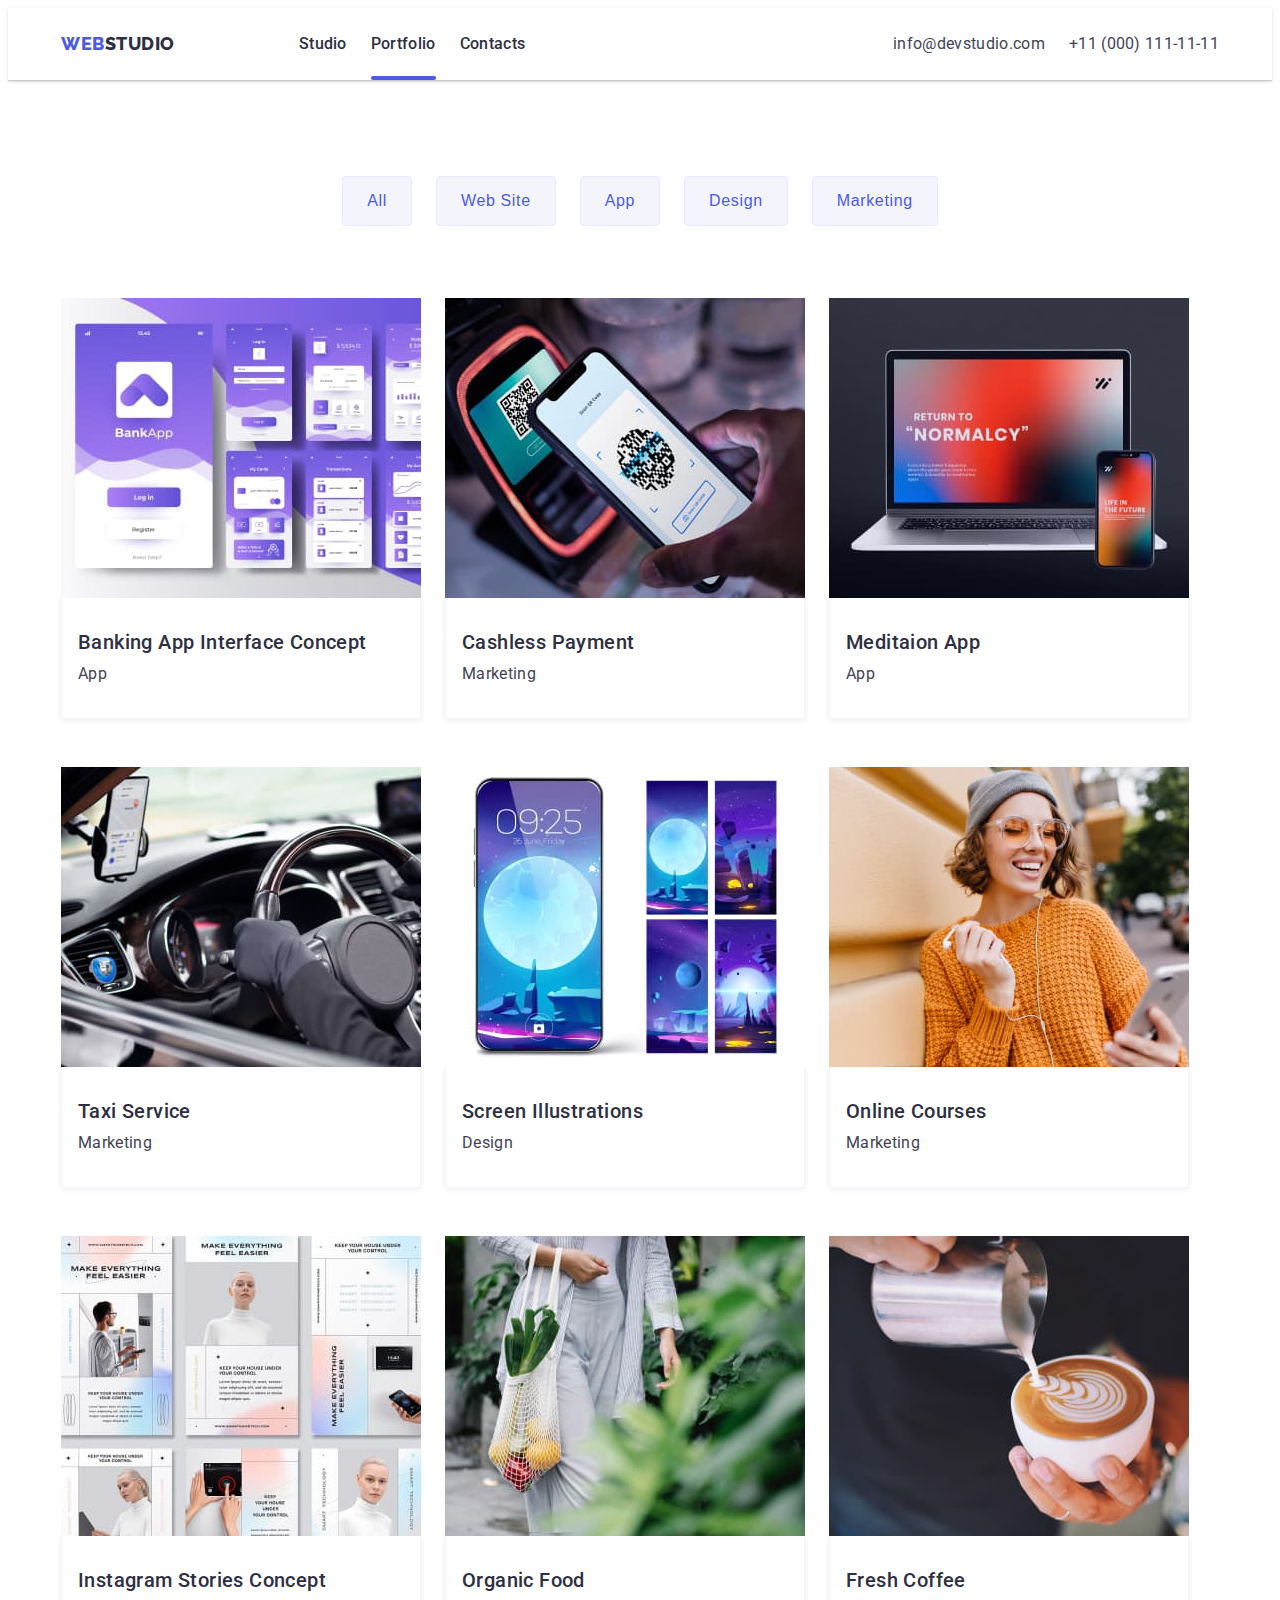
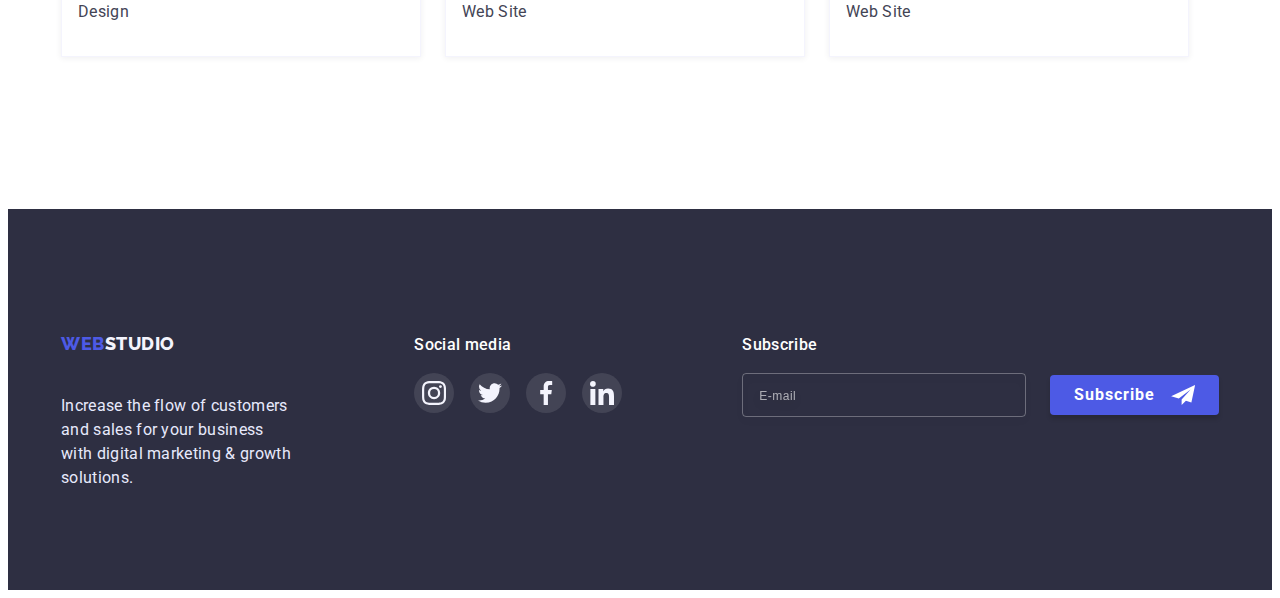
<file: portfolio.html>
<!DOCTYPE html>
<html lang="en">
  <head>
    <meta charset="UTF-8" />
    <meta http-equiv="X-UA-Compatible" content="IE=edge" />
    <meta name="viewport" content="width=device-width, initial-scale=1.0" />
    <title>Portfolio</title>
    <link rel="preconnect" href="https://fonts.googleapis.com" />
    <link rel="preconnect" href="https://fonts.gstatic.com" crossorigin />
    <link
      href="https://fonts.googleapis.com/css2?family=Raleway:wght@800&family=Roboto:wght@400;500;700;900&display=swap"
      rel="stylesheet"
    />
    <link
      rel="stylesheet"
      href="https://cdnjs.cloudflare.com/ajax/libs/modern-normalize/1.1.0/modern-normalize.min.css"
      integrity="sha512-wpPYUAdjBVSE4KJnH1VR1HeZfpl1ub8YT/NKx4PuQ5NmX2tKuGu6U/JRp5y+Y8XG2tV+wKQpNHVUX03MfMFn9Q=="
      crossorigin="anonymous"
      referrerpolicy="no-referrer"
    />
    <link rel="stylesheet" href="./css/styles.css" />
  </head>
  <body>
    <!------------------ <HEADER> ------------------->
    <header class="header portfolio-header">
      <div class="container heder-container">
        <nav class="header-navigation">
          <a href="./index.html" class="logo link">
            <span class="logo-first-color logo link">Web</span>Studio
          </a>
          <ul class="header-list list">
            <li class="header-item">
              <a href="./index.html" class="header-link link breadcrumbs"
                >Studio</a
              >
            </li>
            <li class="header-item">
              <a
                href="./portfolio.html"
                class="header-link link breadcrumbs current"
                >Portfolio</a
              >
            </li>
            <li class="header-item">
              <a href="/" class="header-link link breadcrumbs">Contacts</a>
            </li>
          </ul>
        </nav>
        <ul class="contacts-list list">
          <li class="contacts-item">
            <a
              href="mailto:info@devstudio.com"
              class="mail contacts breadcrumbs link"
              >info@devstudio.com</a
            >
          </li>
          <li class="contacts-item">
            <a href="tel:+110001111111" class="phone contacts breadcrumbs link"
              >+11 (000) 111-11-11</a
            >
          </li>
        </ul>
      </div>
    </header>
    <!------------------ <GALLERY  WORKS>---------------------------->
    <main class="main">
      <section class="button-gallery-works">
        <div class="container portfolio-container">
          <h1 class="visually-hidden">Portfolio</h1>
          <ul class="button-list list">
            <li class="button-item">
              <button type="button" class="button-link">All</button>
            </li>
            <li class="button-item">
              <button type="button" class="button-link">Web Site</button>
            </li>
            <li class="button-item">
              <button type="button" class="button-link">App</button>
            </li>
            <li class="button-item">
              <button type="button" class="button-link">Design</button>
            </li>
            <li class="button-item">
              <button type="button" class="button-link">Marketing</button>
            </li>
          </ul>
          <ul class="gallery-works-list list">
            <li class="gallery-works-item">
              <a href="/" class="gallery-works-link link">
                <div class="gallery-works-top-wrap">
                  <img
                    class="gallery-works-imag"
                    src="./images/works/banking.jpg"
                    alt="presentation of works"
                    width="360"
                  />
                  <p class="gallery-works-top-text">
                    14 Stylish and User-Friendly App Design Concepts · Task
                    Manager App · Calorie Tracker App · Exotic Fruit Ecommerce
                    App · Cloud Storage App
                  </p>
                </div>
                <div class="gallery-works-description">
                  <h2 class="gallery-works-title-small title-small">
                    Banking App Interface Concept
                  </h2>
                  <p class="gallery-works-subtitle subtitle">App</p>
                </div>
              </a>
            </li>
            <li class="gallery-works-item">
              <a href="/" class="gallery-works-link link">
                <div class="gallery-works-top-wrap">
                  <img
                    class="gallery-works-imag"
                    src="./images/works/payment.jpg"
                    alt="presentation of works"
                    width="360"
                  />
                  <p class="gallery-works-top-text">
                    14 Stylish and User-Friendly App Design Concepts · Task
                    Manager App · Calorie Tracker App · Exotic Fruit Ecommerce
                    App · Cloud Storage App
                  </p>
                </div>
                <div class="gallery-works-description">
                  <h2 class="gallery-works-title-small title-small">
                    Cashless Payment
                  </h2>
                  <p class="gallery-works-subtitle subtitle">Marketing</p>
                </div>
              </a>
            </li>
            <li class="gallery-works-item">
              <a href="/" class="gallery-works-link link">
                <div class="gallery-works-top-wrap">
                  <img
                    class="gallery-works-imag"
                    src="./images/works/meditaion.jpg"
                    alt="presentation of works"
                    width="360"
                  />
                  <p class="gallery-works-top-text">
                    14 Stylish and User-Friendly App Design Concepts · Task
                    Manager App · Calorie Tracker App · Exotic Fruit Ecommerce
                    App · Cloud Storage App
                  </p>
                </div>
                <div class="gallery-works-description">
                  <h2 class="gallery-works-title-small title-small">
                    Meditaion App
                  </h2>
                  <p class="gallery-works-subtitle subtitle">App</p>
                </div>
              </a>
            </li>
            <li class="gallery-works-item">
              <a href="/" class="gallery-works-link link">
                <div class="gallery-works-top-wrap">
                  <img
                    class="gallery-works-imag"
                    src="./images/works/taxi.jpg"
                    alt="presentation of works"
                    width="360"
                  />
                  <p class="gallery-works-top-text">
                    14 Stylish and User-Friendly App Design Concepts · Task
                    Manager App · Calorie Tracker App · Exotic Fruit Ecommerce
                    App · Cloud Storage App
                  </p>
                </div>
                <div class="gallery-works-description">
                  <h2 class="gallery-works-title-small title-small">
                    Taxi Service
                  </h2>
                  <p class="gallery-works-subtitle subtitle">Marketing</p>
                </div>
              </a>
            </li>
            <li class="gallery-works-item">
              <a href="/" class="gallery-works-link link">
                <div class="gallery-works-top-wrap">
                  <img
                    class="gallery-works-imag"
                    src="./images/works/screen.jpg"
                    alt="presentation of works"
                    width="360"
                  />
                  <p class="gallery-works-top-text">
                    14 Stylish and User-Friendly App Design Concepts · Task
                    Manager App · Calorie Tracker App · Exotic Fruit Ecommerce
                    App · Cloud Storage App
                  </p>
                </div>
                <div class="gallery-works-description">
                  <h2 class="gallery-works-title-small title-small">
                    Screen Illustrations
                  </h2>
                  <p class="gallery-works-subtitle subtitle">Design</p>
                </div>
              </a>
            </li>
            <li class="gallery-works-item">
              <a href="/" class="gallery-works-link link">
                <div class="gallery-works-top-wrap">
                  <img
                    class="gallery-works-imag"
                    src="./images/works/online-courses.jpg"
                    alt="presentation of works"
                    width="360"
                  />
                  <p class="gallery-works-top-text">
                    14 Stylish and User-Friendly App Design Concepts · Task
                    Manager App · Calorie Tracker App · Exotic Fruit Ecommerce
                    App · Cloud Storage App
                  </p>
                </div>
                <div class="gallery-works-description">
                  <h2 class="gallery-works-title-small title-small">
                    Online Courses
                  </h2>
                  <p class="gallery-works-subtitle subtitle">Marketing</p>
                </div>
              </a>
            </li>
            <li class="gallery-works-item">
              <a href="/" class="gallery-works-link link">
                <div class="gallery-works-top-wrap">
                  <img
                    class="gallery-works-imag"
                    src="./images/works/instagram-stories.jpg"
                    alt="presentation of works"
                    width="360"
                  />
                  <p class="gallery-works-top-text">
                    14 Stylish and User-Friendly App Design Concepts · Task
                    Manager App · Calorie Tracker App · Exotic Fruit Ecommerce
                    App · Cloud Storage App
                  </p>
                </div>
                <div class="gallery-works-description">
                  <h2 class="gallery-works-title-small title-small">
                    Instagram Stories Concept
                  </h2>
                  <p class="gallery-works-subtitle subtitle">Design</p>
                </div>
              </a>
            </li>
            <li class="gallery-works-item">
              <a href="/" class="gallery-works-link link">
                <div class="gallery-works-top-wrap">
                  <img
                    class="gallery-works-imag"
                    src="./images/works/organic-food.jpg"
                    alt="presentation of works"
                    width="360"
                  />
                  <p class="gallery-works-top-text">
                    14 Stylish and User-Friendly App Design Concepts · Task
                    Manager App · Calorie Tracker App · Exotic Fruit Ecommerce
                    App · Cloud Storage App
                  </p>
                </div>
                <div class="gallery-works-description">
                  <h2 class="gallery-works-title-small title-small">
                    Organic Food
                  </h2>
                  <p class="gallery-works-subtitle subtitle">Web Site</p>
                </div>
              </a>
            </li>
            <li class="gallery-works-item">
              <a href="/" class="gallery-works-link link">
                <div class="gallery-works-top-wrap">
                  <img
                    class="gallery-works-imag"
                    src="./images/works/fresh-coffee.jpg"
                    alt="presentation of works"
                    width="360"
                  />
                  <p class="gallery-works-top-text">
                    14 Stylish and User-Friendly App Design Concepts · Task
                    Manager App · Calorie Tracker App · Exotic Fruit Ecommerce
                    App · Cloud Storage App
                  </p>
                </div>
                <div class="gallery-works-description">
                  <h2 class="gallery-works-title-small title-small">
                    Fresh Coffee
                  </h2>
                  <p class="gallery-works-subtitle subtitle">Web Site</p>
                </div>
              </a>
            </li>
          </ul>
        </div>
      </section>
    </main>
    <!------------------ <footer>-------------------------------->
    <footer class="footer">
      <div class="footer-container container">
        <div class="fotter-wrap">
          <a href="./index.html" class="footer-logo logo link">
            <span class="footer-logo-first-color logo-first-color link"
              >Web</span
            >Studio
          </a>
          <p class="footer-subtitle subtitle">
            Increase the flow of customers and sales for your business with
            digital marketing & growth solutions.
          </p>
        </div>
        <div class="fotter-wrap">
          <h2 class="social-list-titile">Social media</h2>
          <ul class="social-list-footer list">
            <li class="social-list-footer-item">
              <a href="" class="social-list-footer-link">
                <svg class="social-list-footer-icon" width="24px" height="24px">
                  <use
                    href="./images/sprite/symbol-defs.svg#icon-instagram"
                  ></use>
                </svg>
              </a>
            </li>
            <li class="social-list-footer-item">
              <a href="" class="social-list-footer-link">
                <svg class="social-list-footer-icon" width="24" height="24px">
                  <use
                    href="./images/sprite/symbol-defs.svg#icon-twitter"
                  ></use>
                </svg>
              </a>
            </li>
            <li class="social-list-footer-item">
              <a href="" class="social-list-footer-link">
                <svg class="social-list-footer-icon" width="24px" height="24px">
                  <use
                    href="./images/sprite/symbol-defs.svg#icon-facebook"
                  ></use>
                </svg>
              </a>
            </li>
            <li class="social-list-footer-item">
              <a href="" class="social-list-footer-link">
                <svg class="social-list-footer-icon" width="24px" height="24px">
                  <use
                    href="./images/sprite/symbol-defs.svg#icon-linkedin"
                  ></use>
                </svg>
              </a>
            </li>
          </ul>
        </div>
        <div class="fotter-wrap">
          <h2 class="social-list-titile">Subscribe</h2>
          <form class="form-footer">
            <input
              type="email"
              name="user-email"
              class="form-footer-input"
              placeholder="E-mail"
            />
            <div class="modal-foooter-form-wrap">
              <button type="submit" class="modal-form-subscribe">
                Subscribe
              </button>
              <svg class="modal-form-subscribe-icon" width="24px" height="20px">
                <use
                  href="./images/sprite/symbol-defs.svg#icon-icon-send "
                ></use>
              </svg>
            </div>
          </form>
        </div>
      </div>
    </footer>
    <!------------------ </footer>------------------------------->
  </body>
</html>
</file>
<file: css/styles.css>
:root {
  --main-color: #2e2f42;
  --sekond-color: #4d5ae5;
  --background-color: #2e2f42;
  --text-color: #434455;
  --font-weight: 500;
}

body {
  font-family: "Roboto", sans-serif;
  font-weight: 400;
  background-color: #ffffff;
  font-size: 16px;
  line-height: 1.5;
}



h1,
h2,
h3,
h4,
p {
  margin: 0;
}

ul {
  margin: 0;
  padding-left: 0;
}

img {
  display: block;
  /* max-width: 100%;
  height: auto; */
}

button {
  cursor: pointer;
}

.list {
  list-style: none;
}

.link {
  text-decoration: none;
}

.no-scroll{
  overflow: hidden;
}

.container {
  width: 100%;
  height: 100%;
  padding-left: 15px;
  padding-right: 15px;
  margin-left: auto;
  margin-right: auto;
}

.visually-hidden {
  position: absolute;
  width: 1px;
  height: 1px;
  margin: -1px;
  border: 0;
  padding: 0;

  white-space: nowrap;
  clip-path: inset(100%);
  clip: rect(0 0 0 0);
  overflow: hidden;
}

/* =================HEDER================== */

.heder-container {
  display: flex;
  align-items: center;
}

.portfolio-header {
  box-shadow: 0px 2px 1px rgba(46, 47, 66, 0.08),
    0px 1px 1px rgba(46, 47, 66, 0.16), 0px 1px 6px rgba(46, 47, 66, 0.08);
  left: 0px;
  top: 0px;
}

.header-navigation {
  display: flex;
  align-items: center;
  margin-right: auto;
}

.header-list {
  display: none;
}

.current {
  position: relative;
}

.current::after {
  content: "";
  position: absolute;
  left: 0;
  bottom: 0;
  width: 100%;
  height: 4px;
  border-radius: 2px;
  background-color: var(--sekond-color);
}

.logo {
  padding-top: 24px;
  padding-bottom: 24px;
  font-family: "Raleway", sans-serif;
  font-weight: 800;
  font-size: 18px;
  line-height: 1.33;
  letter-spacing: 0.03em;
  text-transform: uppercase;
  color: var(--main-color);
}

.logo-first-color {
  color: var(--sekond-color);
}

.header-link {
  font-weight: var(--font-weight);
  letter-spacing: 0.02em;
  color: var(--main-color);
  transition: color 250ms cubic-bezier(0.4, 0, 0.2, 1);
}

.breadcrumbs:hover,
.breadcrumbs:active {
  color: var(--sekond-color);
}

.contacts {
  color: var(--text-color);
}

.contacts-list {
  display: none;
}

.contacts:hover,
.contacts:focus {
  color: var(--sekond-color);
}

.contacts-item {
  letter-spacing: 0.02em;
  color: var(--text-color);
}

.subtitle {
  letter-spacing: 0.02em;
  color: var(--text-color);
}

.titel-medium {
  font-weight: 700;
  font-size: 36px;
  line-height: 1.11;
  letter-spacing: 0.02em;
  text-transform: capitalize;
  color: var(--main-color);
  margin-bottom: 72px;
  text-align: center;
}

.title-small {
  font-weight: var(--font-weight);
  font-size: 20px;
  line-height: 1.2;
  letter-spacing: 0.02em;
  color: var(--main-color);
  margin-bottom: 8px;
}
.mob-menu-container {
  width: 100%;
  height: 100%;
  padding-left: 40px;
  padding-right: 40px;
  margin-left: auto;
  margin-right: auto;
}
.menu-open-btn {
  border: none;
  background: none ;
 
}


.close-mob-menu {
  width: 24px;
  height: 24px;
  display: block;
  margin-left: auto;
  margin-bottom: 16px;
  border-radius: 50%;
  border: 1px solid rgba(0, 0, 0, 0.1);
 
}

.mob-modal-close-icon {
  display: flex;
  justify-content: center;
  align-items: center;
  margin-left: auto;
  margin-right: auto;
}

.mob-menu {
  position: fixed;
  background-color: #ffffff;
  width: 100%;
  height: 100%;
  top: 0;
  z-index: 1;
  padding-top: 40px;
  padding-bottom: 40px;
}
.mob-container {
  height: 100%;
  display: flex;
  flex-direction: column;
  justify-content: space-between;
  overflow-y: scroll;
}

.mob-header-item:not(:last-child) {
  margin-bottom: 40px;
}

.mob-header-link {
  font-weight: 600;
  font-size: 36px;
  line-height: 1.11;
  letter-spacing: 0.02em;
  margin-bottom: auto;
  color: var(--main-color);
}

.mob-contacts-list {
  margin-top: 40px;
  margin-bottom: 48px;
}

.mob-social-list {
  width: 100%;
  display: flex;
  justify-content: center;
  gap: 24px;
}
.mob-contacts-item:not(:last-child) {
  margin-bottom: 40px;
}
.mob-phone {
  font-weight: 600;
  font-size: 30px;
  line-height: 1.11;
  color: var(--sekond-color);
}

.mob-mail{
  font-weight: 500;
  font-size: 20px;
  line-height: 1.2;
  letter-spacing: 0.02em;
  color: #434455; 
}

/* =================HERO================== */

.section-hero {
  padding-top: 112px;
  padding-bottom: 112px;
  background-image: linear-gradient(#2e2f42b2, #2e2f42b2),
    url(../images/bg/bg-mob-heder-1x.jpg);
  background-size: cover;
  background-repeat: no-repeat;
  background-position: center;
}

@media (min-device-pixel-ratio: 2),
  (min-resolution: 192dpi),
  (min-resolution: 2dppx) {
  .section-hero {
    background-image: linear-gradient(#2e2f42b2, #2e2f42b2),
    url(../images/bg/bg-mob-heder-2x.jpg);
  }
}

.hero-title {
  max-width: 319px;
  font-weight: 600;
  font-size: 36px;
  line-height: 1.11;
  letter-spacing: 0.02em;
  color: #ffffff;
  margin-left: auto;
  margin-right: auto;
  text-align: center;
}

/* =================BUTTON================== */
.button-gallery-works {
  padding-top: 96px;
  padding-bottom: 120px;
}
.button-hero {
  display: block;
  margin-top: 48px;
  margin-left: auto;
  margin-right: auto;
  padding: 16px 32px;
  border: none;
  border-radius: 4px;
}

.main-button-link {
  font-weight: 600;
  font-size: 16px;
  line-height: 1.18;
  letter-spacing: 0.04em;
  color: #ffffff;
  background-color: var(--sekond-color);
  box-shadow: 0px 4px 4px rgba(0, 0, 0, 0.15);
  border-radius: 4px;
  transition: background-color 250ms cubic-bezier(0.4, 0, 0.2, 1);
}

.main-button-link:hover,
.main-button-link:focus {
  background: #404bbf;
  box-shadow: 0px 4px 4px rgba(0, 0, 0, 0.15);
}
.button-list {
  display: flex;
  gap: 24px;
  margin-bottom: 72px;
  justify-content: center;
}

.button-link {
  font-weight: var(--font-weight);
  font-size: 16px;
  line-height: 1.5;
  letter-spacing: 0.04em;
  padding: 12px 24px;
  background-color: #f4f4fd;
  color: var(--sekond-color);
  border: 1px solid;
  border-color: #e7e9fc;
  border-radius: 4px;
  transition: color 250ms cubic-bezier(0.4, 0, 0.2, 1),
    background-color 250ms cubic-bezier(0.4, 0, 0.2, 1),
    border-color 250ms cubic-bezier(0.4, 0, 0.2, 1);
}

.button-link:hover,
.button-link:focus {
  background-color: var(--sekond-color);
  color: #ffffff;
  box-shadow: 0px 3px 1px rgba(0, 0, 0, 0.1), 0px 2px 1px rgba(0, 0, 0, 0.08),
    0px 2px 2px rgba(0, 0, 0, 0.12);
  border-radius: 4px;
  border-color: var(--sekond-color);
}

/* =================ABOUT================== */
.about {
  padding-top: 96px;
  padding-bottom: 96px;
}

.decor-list {
  display: none;
}

.decor-item {
  width: 264px;
  height: 112px;
  background: #f4f4fd;
  border-radius: 4px;
}

.decor-link-icon {
  width: 100%;
  height: 100%;
  display: flex;
  justify-content: center;
  align-items: center;
}

.about-list {
    display: flex;
  flex-wrap: wrap;
  row-gap: 72px;
}
.abaut-item {
  width: 100%;
  
  

}


.about-title-small {
 
  font-weight: 700;
font-size: 36px;
line-height: 1.11;
text-align: center;
letter-spacing: 0.02em;
text-transform: capitalize;
color: var(--main-color)
}

.about-subtitle{
  width: 100%;
  font-weight: 500px;
  font-size: 16px;
line-height: 1.5;
letter-spacing: 0.02em;
color: #434455;

}


/* =================GALLERY-ABOUT================== */
.section-gallery-about {
  display: none;
}

/* =================EMPLOYEES================== */

.employees {
  padding-top: 96px;
  padding-bottom: 96px;
  background: #f4f4fd;
}

.employees-list {
  width: 100%;
  display: flex;
  flex-wrap: wrap;
  justify-content: center;
  row-gap: 72px;
}

.employees-data {
  text-align: center;
  padding-top: 32px;
  padding-bottom: 32px;
  background: #ffffff;
  box-shadow: 0px 1px 6px rgba(46, 47, 66, 0.08),
    0px 1px 1px rgba(46, 47, 66, 0.16), 0px 2px 1px rgba(46, 47, 66, 0.08);
  border-radius: 0px 0px 4px 4px;
}
.social-list {
  width: 100%;
  display: flex;
  justify-content: center;
  margin-top: 12px;
  gap: 24px;
}

.social-list-link {
  width: 100%;
  display: flex;
  width: 40px;
  height: 40px;
  justify-content: center;
  align-items: center;
  border-radius: 50%;
  background-color: var(--sekond-color);
  transition: background-color 250ms cubic-bezier(0.4, 0, 0.2, 1);
}

.social-list-icon {
  fill: #f4f4fd;
}

.social-list-link:hover,
.social-list-link:focus {
  background-color: #404bbf;
}

/* =================CUSTOMERS================== */

.customers {
  padding-top: 96px;
  padding-bottom: 96px;
}

.customers-list {
  width: 100%;
  flex-wrap: wrap;
  display: flex;
  justify-content: center;
  align-items: center;
  column-gap: 16px;
  row-gap: 72px;
}

.customers-item {
  width: 190px;
  height: 88px;
}

.customers-link {
  max-width: 100%;
  height: 100%;
  display: flex;
  justify-content: center;
  align-items: center;
  border: 1px solid;
  border-color: #8e8f99;
  border-radius: 4px;
  transition: color 250ms cubic-bezier(0.4, 0, 0.2, 1);
  color: #8e8f99;
}

.customers-link-icon {
  fill: currentColor;
}

.customers-link:hover,
.customers-link:focus {
  border-color: #404bbf;
  color: #404bbf;
}

/* =================GALLERY-WORKS================== */

.button-gallery-works {
  padding-top: 96px;
  padding-bottom: 152px;
}

.gallery-works-list {
  display: flex;
  flex-wrap: wrap;
  column-gap: 24px;
  row-gap: 48px;
}

.gallery-works-top-wrap {
  position: relative;
  overflow: hidden;
}
.gallery-works-link:hover .gallery-works-top-text {
  transform: translateY(0);
}

.gallery-works-top-text {
  position: absolute;
  height: 100%;
  padding-top: 40px;
  padding-left: 32px;
  padding-right: 32px;
  top: 0;
  font-weight: 400;
  font-size: 16px;
  line-height: 1.5;
  letter-spacing: 0.02em;
  color: #f4f4fd;
  background-color: var(--sekond-color);
  transform: translateY(100%);
  transition: transform 250ms cubic-bezier(0.4, 0, 0.2, 1);
}

.gallery-works-description {
  display: block;
  padding-top: 32px;
  padding-bottom: 32px;
  padding-left: 16px;
  background-color: #ffffff;
  border-left: 0.5px solid #f4f4fd;
  border-right: 0.5px solid #f4f4fd;
  border-bottom: 0.5px solid #f4f4fd;
  box-shadow: 0px 1px 6px rgba(46, 47, 66, 0.08);
  transition: box-shadow 250ms cubic-bezier(0.4, 0, 0.2, 1),
    background-color 250ms cubic-bezier(0.4, 0, 0.2, 1);
}

.gallery-works-link:hover .gallery-works-description {
  box-shadow: 0px 1px 6px rgba(46, 47, 66, 0.08),
    0px 1px 1px rgba(46, 47, 66, 0.16), 0px 2px 1px rgba(46, 47, 66, 0.08);
}

/* =================FOOTER================== */
.footer {
  background-color: var(--background-color);
  padding-top: 96px;
  padding-bottom: 96px;
}

.footer-container {
  display: flex;
  gap: 72px;
  flex-wrap: wrap;
  justify-content: center;
}

.footer-logo {
  /* text-align: center;
  margin-left: auto;
  margin-right: auto; */
  display: block;
  text-align: center;
  font-size: 18px;
  line-height: 1.17;
  color: #f4f4fd;
}

.footer-logo-first-color {
  font-size: 18px;
  line-height: 1.17;
}

.footer-subtitle {
    font-weight: 400;
font-size: 16px;
line-height: 1.5;
letter-spacing: 0.02em;
  color: #e7e9fc;
  margin-top: 16px;
  max-width: 264px;
}

.fotter-wrap-social {
  text-align: center;
}
.social-list-titile {
  text-align: center;
  font-weight: 500;
  font-size: 16px;
  line-height: 1.5;
  letter-spacing: 0.02em;
  color: #ffffff;
}

.social-list-footer {
  display: flex;
  justify-content: center;
  margin-top: 16px;
  gap: 16px;
}

.social-list-footer-link {
  display: flex;
  width: 40px;
  height: 40px;
  justify-content: center;
  align-items: center;
  border-radius: 50%;
  background-color: rgba(255, 255, 255, 0.1);
  transition: background-color 250ms cubic-bezier(0.4, 0, 0.2, 1);
}

.social-list-footer-icon {
  fill: #f4f4fd;
}

.social-list-footer-link:hover,
.social-list-footer-link:focus {
  background-color: #31d0aa;
}

.form-footer {
  display: flex;
  flex-wrap: wrap;
  align-items: center;
  justify-content: center;
  margin-top: 16px;
  gap: 24px;
}

.form-footer-input {
  border: 1px solid rgba(255, 255, 255, 0.3);
  filter: drop-shadow(0px 4px 4px rgba(0, 0, 0, 0.15));
  border-radius: 4px;
  background-color: transparent;
  min-width: 264px;
  height: 40px;
  padding-left: 16px;
  color: rgba(255, 255, 255, 0.6);
}

.form-footer-input::placeholder {
  font-weight: 400;
  font-size: 12px;
  line-height: 2;
  align-items: center;
  letter-spacing: 0.04em;
  color: rgba(255, 255, 255, 0.6);
}

.modal-form-subscribe {
  position: relative;
  min-width: 168px;
  margin-left: auto;
  margin-right: auto;
  padding: 8px 64px 8px 24px;
  border: none;
  border-radius: 4px;
  font-family: "Roboto";
  font-style: normal;
  font-weight: 700;
  font-size: 16px;
  line-height: 1.5;
  letter-spacing: 0.06em;
  color: #ffffff;
  background-color: var(--sekond-color);
  box-shadow: 0px 4px 4px rgba(0, 0, 0, 0.15);
  border-radius: 4px;
  transition: background-color 250ms cubic-bezier(0.4, 0, 0.2, 1);
}

.modal-form-subscribe:hover,
.modal-form-subscribe:focus {
  background: #404bbf;
  box-shadow: 0px 4px 4px rgba(0, 0, 0, 0.15);
}

.modal-foooter-form-wrap {
  position: relative;
}
.modal-form-subscribe-icon {
  position: absolute;
  top: 50%;
  right: 24px;
  transform: translateY(-50%);
  display: block;
}

/* =================MODAL================== */

.backdrop {
  position: fixed;
  top: 0;
  width: 100%;
  height: 100%;
  background-color: rgba(46, 47, 66, 0.4);
  transition: opacity 250ms cubic-bezier(0.4, 0, 0.2, 1),
    visibility 250ms cubic-bezier(0.4, 0, 0.2, 1);
}

.is-hidden {
  visibility: hidden;
  opacity: 0;
  pointer-events: none;
}

.backdrop.is-hidden .modal {
  transform: translate(-50%, -50%) scale(0);
}

.modal {
  position: absolute;
  top: 50%;
  left: 50%;
  transform: translate(-50%, -50%) scale(1);
  padding: 24px;
  width: 100%;
  height: 90%;
  background-color: #fcfcfc;
  box-shadow: 0px 1px 1px rgba(0, 0, 0, 0.14), 0px 1px 3px rgba(0, 0, 0, 0.12),
    0px 2px 1px rgba(0, 0, 0, 0.2);
  border-radius: 4px;
  transition: transform 250ms cubic-bezier(0.4, 0, 0.2, 1);
  overflow-y: scroll;
}

.modal-close {
  display: block;
  margin-left: auto;
  width: 24px;
  height: 24px;
  background-color: #e7e9fc;
  border: 1px solid rgba(0, 0, 0, 0.1);
  border-radius: 50%;
  transition: transform 250ms cubic-bezier(0.4, 0, 0.2, 1);
  
}

.modal-close:hover,
.modal-close:focus{
 box-shadow: 0px 1px 6px rgba(46, 47, 66, 0.08), 0px 1px 1px rgba(46, 47, 66, 0.16), 0px 2px 1px rgba(46, 47, 66, 0.08);
border-radius: 50%;
border-color: transparent;

}
.modal-close-icon {
  display: flex;
  justify-content: center;
  align-items: center;
  margin-left: auto;
  margin-right: auto;
}

.modal-form-title {
  margin-top: 24px;
  margin-bottom: 16px;
  font-weight: 600;
  font-size: 16px;
  line-height: 1.5;
  text-align: center;
  letter-spacing: 0.02em;
  color: #2e2f42;
}

.modal-form-field {
  color: #8e8f99;
  display: block;
}
.modal-form-input-desc {
  margin-bottom: 8px;
  font-weight: 400;
  font-size: 12px;
  line-height: 1.16;
  letter-spacing: 0.01em;
  margin-bottom: 4px;
  display: block;
}

.modal-form-input {
  font-weight: 400;
  font-size: 18px;
  line-height: 1.16;
  letter-spacing: 0.01em;
  padding-left: 34px;
  width: 100%;
  height: 40px;
  border: 1px solid rgba(33, 33, 33, 0.2);
  border-radius: 4px;
  outline: transparent;
}

.modal-form-input:focus {
  border-color: var(--sekond-color);
}

.modal-form-input:focus + .modal-form-input-icon {
  fill: var(--sekond-color);
}

.modal-form-wrapper {
  position: relative;
  top: 0;
  margin-bottom: 8px;
  display: block;
}

.modal-form-input-icon {
  position: absolute;
  top: 50%;
  left: 19px;
  transform: translateY(-50%);
}

.modal-form-messages {
  resize: none;
  font-size: 12px;
  line-height: 1.16;
  letter-spacing: 0.01em;
  width: 100%;
  height: 120px;
  border: 1px solid rgba(33, 33, 33, 0.2);
  border-radius: 4px;
  padding: 8px 16px;
  outline: transparent;
  margin-bottom: 16px;
}

.modal-form-messages:focus {
  border-color: var(--sekond-color);
}

.modal-form-messages::placeholder {
  font-weight: 400;
  font-size: 12px;
  line-height: 1.16;
  letter-spacing: 0.01em;
  color: rgba(117, 117, 117, 0.5);
}

.modal-form-submit:hover,
.modal-form-submit:focus {
  background: #404bbf;
  box-shadow: 0px 4px 4px rgba(0, 0, 0, 0.15);
}

.modal-form-check-desc {
  align-items: center;
  margin-bottom: 24px;
  font-weight: 400;
  font-size: 12px;
  line-height: 1.33;
  letter-spacing: 0.04em;
  color: #757575;
  display: flex;
}

.modal-form-check-desc span {
  display: flex;
  align-items: center;
  justify-content: center;
  border: 1.25px solid #2e2f42;
  border-radius: 2px;
  cursor: pointer;
  width: 16px;
  height: 16px;
  margin-right: 8px;
  transition: background-color 250ms cubic-bezier(0.4, 0, 0.2, 1);
  fill: transparent;
}

.modal-form-check:checked + .modal-form-check-desc span {
  background-color: var(--sekond-color);
  border-color: transparent;
  fill: #f4f4fd;
}

.link-policy {
  text-decoration: none;
  color: var(--sekond-color);
}

.modal-form-submit {
  display: block;
  min-width: 170px;
  margin-left: auto;
  margin-right: auto;
  padding: 16px 32px;
  border: none;
  border-radius: 4px;
  font-family: "Roboto";
  font-style: normal;
  font-weight: 600;
  font-size: 16px;
  line-height: 1.18;
  letter-spacing: 0.04em;
  color: #ffffff;
  background-color: var(--sekond-color);
  box-shadow: 0px 4px 4px rgba(0, 0, 0, 0.15);
  border-radius: 4px;
  transition: background-color 250ms cubic-bezier(0.4, 0, 0.2, 1);
}
@media screen and (min-width: 480px) {
  .container {
    max-width: 428px;
  }
  .section-hero {
    background-image: linear-gradient(#2e2f42b2, #2e2f42b2),
    url(../images/bg/bg-tablet-heder-1x.jpg);

  }

   @media (min-device-pixel-ratio: 2),
  (min-resolution: 192dpi),
  (min-resolution: 2dppx) {
  .section-hero {
    background-image: linear-gradient(#2e2f42b2, #2e2f42b2),
    url(../images/bg/bg-tablet-heder-2x.jpg);
  }
}
.modal {
 
  width: 408px;
  height: 586px;
  overflow-y:auto;
 
}
}

@media screen and (min-width: 768px) {
  .container {
    max-width: 768px;
  }

  .header-list {
    display: flex;
    margin-left: 124px;
    gap: 24px;
  }
  .breadcrumbs {
    display: block;
    padding-top: 24px;
    padding-bottom: 24px;
  }

  .contacts-list {
    max-width: 119px;
    display: flex;
    justify-content: end;
    gap: 4px;
    flex-wrap: wrap;
  }

.phone{
font-size: 12px;
line-height: 1.33;
letter-spacing: 0.04em;
}

.mail{
  font-size: 12px;
line-height: 1.33;
letter-spacing: 0.04em;

}


  
  .menu-open-btn {
    display: none;
  }

  .mob-menu {
    display: none;
  }
  .hero-title {
    max-width: 496px;
    font-size: 56px;
    line-height: 1.07;
  }

  .section-hero {
    background-image: linear-gradient(#2e2f42b2, #2e2f42b2),
    url(../images/bg/people-office.jpg);

  }
  @media (min-device-pixel-ratio: 2),
  (min-resolution: 192dpi),
  (min-resolution: 2dppx) {
  .section-hero {
    background-image: linear-gradient(#2e2f42b2, #2e2f42b2),
    url(../images/bg/people-office-2x.jpg);
  }
}

  .about-list { 
     
    column-gap: 24px;
   
  }        

  .abaut-item {
    max-width: 356px;
   
    
  }
  
  .about-title-small {
    text-align: left;
  }

  .employees-list {
    width: 100%;
    column-gap: 24px;
    row-gap: 56px;
  }
  .customers-list {
    column-gap: 24px;
  }
  .customers-item {
    width: 168px;
  }

  .footer-container {
    max-width: 588px;
    align-items: baseline;
    column-gap: 24px;
    justify-content: left;
  }

  .footer-logo {
    text-align: left;
  }

  .social-list-titile {
    text-align: left;
  }
}

@media screen and (min-width: 1200px) {
  .container {
    max-width: 1158px;
  }

  .contacts-list {
    max-width: 100%;
    display: flex;
    gap: 24px;
    flex-wrap: nowrap;
  }

  .phone{
    font-size: 16px;
line-height: 1.5;
letter-spacing: 0.02em;

  }
  .mail{
    font-size: 16px;
line-height: 1.5;
letter-spacing: 0.02em;

  }

  .section-hero {
    padding-top: 192px;
    padding-bottom: 192px;
    background-size: 1440px;
  }
  .about {
    padding-top: 120px;
    padding-bottom: 120px;
  }
  .abaut-item {
    max-width: 264px;;
  }

  .about-title-small {
    font-weight: var(--font-weight);
font-size: 24px;
line-height: 1.2;
letter-spacing: 0.02em;}

.about-subtitle{
  font-weight: 400;
}


    
  
  .decor-list {
    display: flex;
    justify-content: center;
    align-items: center;
    gap: 24px;
    margin-bottom: 8px;
  }
  .section-gallery-about {
    
    padding-bottom: 120px;
    display: block;
  }
  .gallery-about {
    display: flex;
    gap: 24px;
  }

  .gallery-about-item {
    width: calc((100%-48px) / 3);
  }
  .employees {
    padding-top: 120px;
    padding-bottom: 120px;
  }

  .customers {
    padding-top: 120px;
    padding-bottom: 120px;
  }
  .footer {
    padding-top: 100px;
    padding-bottom: 100px;
  }
  .footer-container {
    gap: 120px;
    flex-wrap: nowrap;
  }
  .form-footer {
    flex-wrap: nowrap;
  }
}
</file>
